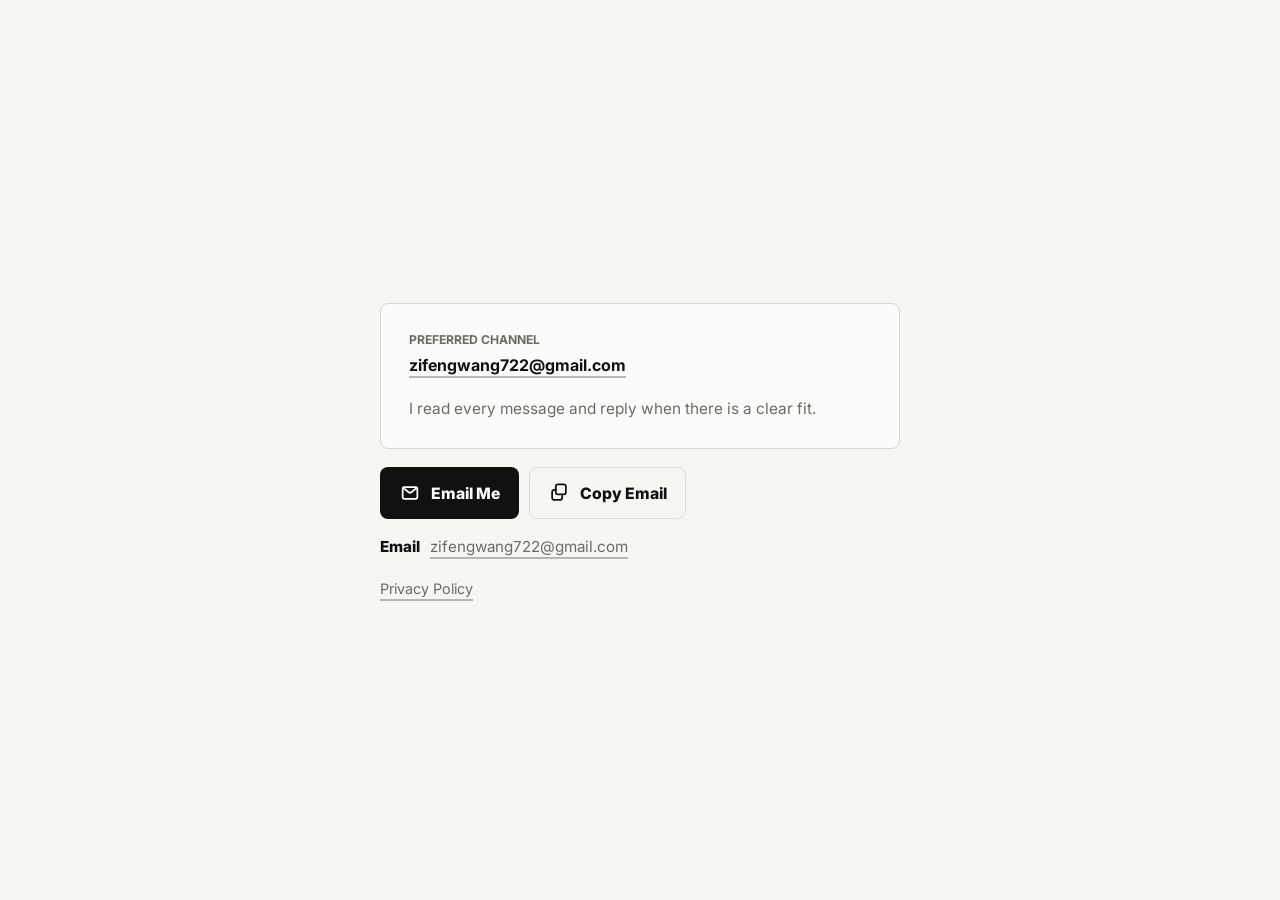
<file: index.html>
<!doctype html>
<html lang="en">
  <head>
    <meta charset="utf-8" />
    <meta name="viewport" content="width=device-width, initial-scale=1" />
    <meta
      name="description"
      content="Contact page for Zifeng Wang. Reach out by email at zifengwang722@gmail.com."
    />
    <meta name="theme-color" content="#f6f6f3" />
    <title>Zifeng Wang | Contact</title>
    <link rel="preconnect" href="https://fonts.googleapis.com" />
    <link rel="preconnect" href="https://fonts.gstatic.com" crossorigin />
    <link
      href="https://fonts.googleapis.com/css2?family=Inter:wght@400;500;600;700;800&display=swap"
      rel="stylesheet"
    />
    <link rel="stylesheet" href="styles.css" />
  </head>
  <body>
    <main class="page-shell" aria-label="Contact">
      <section class="contact-stack">
        <aside class="contact-panel" aria-label="Contact details">
          <div>
            <p class="panel-label">Preferred Channel</p>
            <a class="panel-email" href="mailto:zifengwang722@gmail.com">
              zifengwang722@gmail.com
            </a>
          </div>
          <p class="panel-note">
            I read every message and reply when there is a clear fit.
          </p>
        </aside>

        <div class="actions" aria-label="Contact actions">
          <a class="button button-primary" href="mailto:zifengwang722@gmail.com">
            <span class="button-icon" aria-hidden="true">
              <svg viewBox="0 0 24 24" focusable="false">
                <path
                  d="M5.75 5.5h12.5A1.75 1.75 0 0 1 20 7.25v9.5a1.75 1.75 0 0 1-1.75 1.75H5.75A1.75 1.75 0 0 1 4 16.75v-9.5A1.75 1.75 0 0 1 5.75 5.5Z"
                />
                <path
                  d="m5.25 7 5.33 4.24a2.28 2.28 0 0 0 2.84 0L18.75 7"
                />
              </svg>
            </span>
            Email Me
          </a>
          <button class="button button-secondary" type="button" data-copy-email>
            <span class="button-icon" aria-hidden="true">
              <svg viewBox="0 0 24 24" focusable="false">
                <path
                  d="M8.5 4.75A2.25 2.25 0 0 1 10.75 2.5h6.5a2.25 2.25 0 0 1 2.25 2.25v6.5a2.25 2.25 0 0 1-2.25 2.25h-6.5a2.25 2.25 0 0 1-2.25-2.25v-6.5Z"
                />
                <path
                  d="M15.5 15.25v2A2.25 2.25 0 0 1 13.25 19.5h-6.5a2.25 2.25 0 0 1-2.25-2.25v-6.5A2.25 2.25 0 0 1 6.75 8.5h2"
                />
              </svg>
            </span>
            Copy Email
          </button>
        </div>

        <p class="email-line">
          <span>Email</span>
          <a href="mailto:zifengwang722@gmail.com">zifengwang722@gmail.com</a>
        </p>

        <p class="footer-link">
          <a href="privacy.html">Privacy Policy</a>
        </p>
      </section>
    </main>

    <div class="toast" role="status" aria-live="polite" aria-atomic="true">
      Email copied
    </div>

    <script>
      const email = "zifengwang722@gmail.com";
      const button = document.querySelector("[data-copy-email]");
      const toast = document.querySelector(".toast");

      button.addEventListener("click", async () => {
        try {
          await navigator.clipboard.writeText(email);
          toast.classList.add("is-visible");
          window.setTimeout(() => toast.classList.remove("is-visible"), 1800);
        } catch {
          window.location.href = `mailto:${email}`;
        }
      });
    </script>
  </body>
</html>
</file>
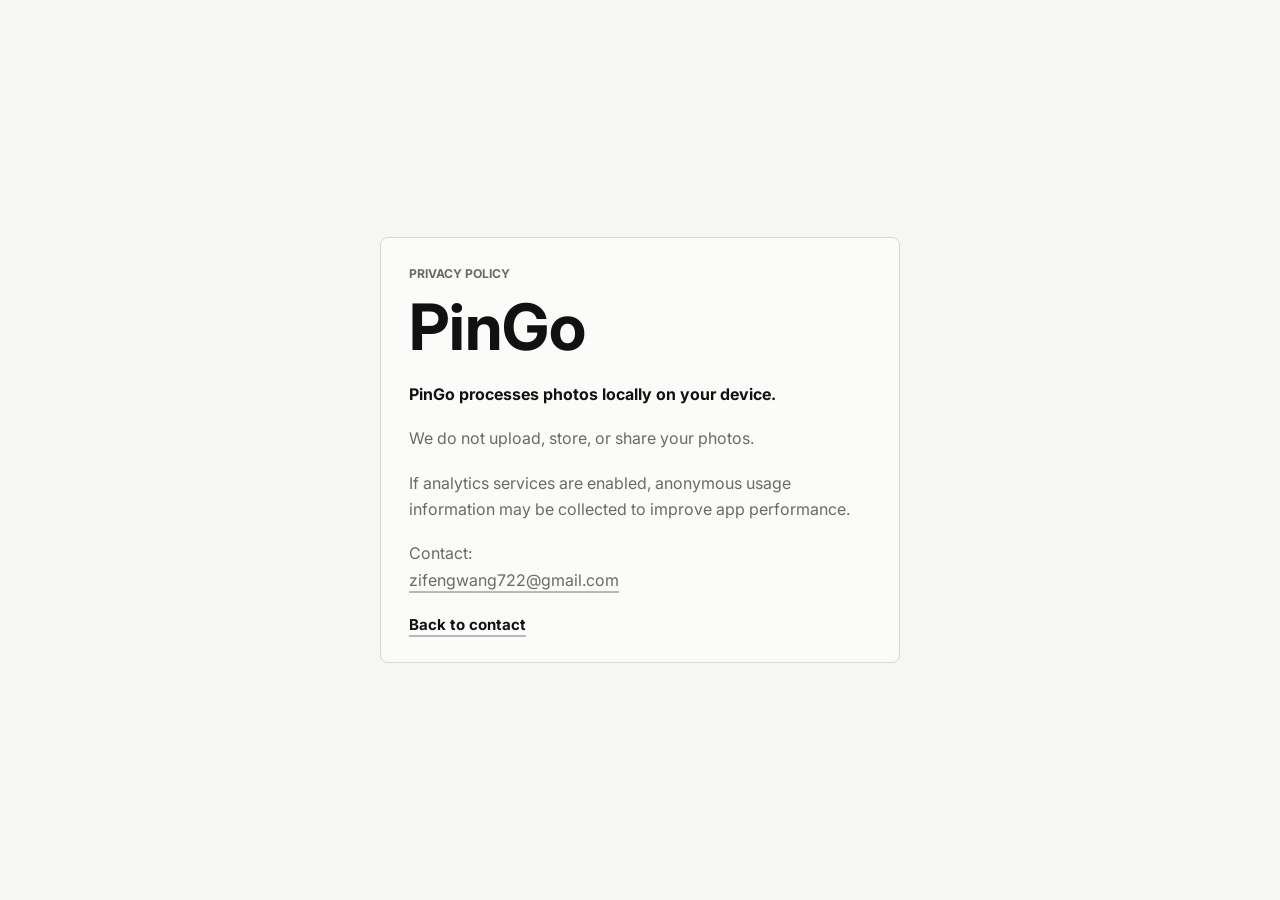
<file: privacy.html>
<!doctype html>
<html lang="en">
  <head>
    <meta charset="utf-8" />
    <meta name="viewport" content="width=device-width, initial-scale=1" />
    <meta
      name="description"
      content="Privacy Policy for PinGo."
    />
    <meta name="theme-color" content="#f6f6f3" />
    <title>PinGo | Privacy Policy</title>
    <link rel="preconnect" href="https://fonts.googleapis.com" />
    <link rel="preconnect" href="https://fonts.gstatic.com" crossorigin />
    <link
      href="https://fonts.googleapis.com/css2?family=Inter:wght@400;500;600;700;800&display=swap"
      rel="stylesheet"
    />
    <link rel="stylesheet" href="styles.css" />
  </head>
  <body>
    <main class="page-shell policy-shell" aria-labelledby="policy-title">
      <article class="contact-panel policy-panel">
        <p class="panel-label">Privacy Policy</p>
        <h1 id="policy-title">PinGo</h1>

        <div class="policy-copy">
          <p>PinGo processes photos locally on your device.</p>

          <p>We do not upload, store, or share your photos.</p>

          <p>
            If analytics services are enabled, anonymous usage information may
            be collected to improve app performance.
          </p>

          <p>
            Contact:<br />
            <a href="mailto:zifengwang722@gmail.com">zifengwang722@gmail.com</a>
          </p>
        </div>

        <a class="text-link" href="index.html">Back to contact</a>
      </article>
    </main>
  </body>
</html>
</file>
<file: styles.css>
:root {
  color-scheme: light;
  --ink: #111111;
  --muted: #6b6b65;
  --paper: #f6f6f3;
  --surface: #ffffff;
  --line: #deded8;
  --accent: #315f55;
}

* {
  box-sizing: border-box;
}

html {
  min-height: 100%;
}

body {
  min-height: 100vh;
  margin: 0;
  font-family: Inter, system-ui, -apple-system, BlinkMacSystemFont, "Segoe UI",
    sans-serif;
  color: var(--ink);
  background: var(--paper);
}

body::before {
  display: none;
}

a {
  color: inherit;
}

.page-shell {
  display: flex;
  align-items: center;
  justify-content: center;
  width: min(520px, calc(100% - 48px));
  min-height: 100vh;
  margin: 0 auto;
  padding: 64px 0;
}

.contact-stack {
  width: 100%;
}

.panel-label {
  margin: 0;
  color: var(--muted);
  font-size: 0.76rem;
  font-weight: 700;
  letter-spacing: 0;
  text-transform: uppercase;
}

.actions {
  display: flex;
  flex-wrap: wrap;
  gap: 10px;
  margin-top: 18px;
}

.button {
  display: inline-flex;
  min-height: 52px;
  align-items: center;
  justify-content: center;
  gap: 10px;
  border: 1px solid transparent;
  border-radius: 8px;
  padding: 0 18px;
  font: inherit;
  font-size: 0.98rem;
  font-weight: 800;
  text-decoration: none;
  cursor: pointer;
  transition:
    transform 180ms ease,
    border-color 180ms ease,
    background-color 180ms ease;
}

.button:hover {
  transform: translateY(-2px);
}

.button:focus-visible {
  outline: 3px solid rgba(15, 118, 110, 0.34);
  outline-offset: 3px;
}

.button-primary {
  color: #ffffff;
  background: var(--ink);
}

.button-primary:hover {
  background: #2a2a28;
}

.button-secondary {
  color: var(--ink);
  background: transparent;
  border-color: var(--line);
}

.button-secondary:hover {
  border-color: #bdbdb5;
  background: rgba(255, 255, 255, 0.48);
}

.button-icon {
  display: inline-grid;
  width: 22px;
  height: 22px;
  place-items: center;
}

.button svg {
  width: 22px;
  height: 22px;
  fill: none;
  stroke: currentColor;
  stroke-linecap: round;
  stroke-linejoin: round;
  stroke-width: 1.9;
}

.email-line {
  display: flex;
  flex-wrap: wrap;
  gap: 10px;
  align-items: baseline;
  margin: 18px 0 0;
  color: var(--muted);
  font-size: 0.95rem;
}

.email-line span {
  color: var(--ink);
  font-weight: 800;
}

.email-line a {
  text-decoration-color: rgba(17, 17, 17, 0.28);
  text-decoration-thickness: 2px;
  text-underline-offset: 5px;
}

.footer-link {
  margin: 24px 0 0;
  color: var(--muted);
  font-size: 0.9rem;
}

.footer-link a,
.text-link,
.policy-copy a {
  text-decoration-color: rgba(17, 17, 17, 0.28);
  text-decoration-thickness: 2px;
  text-underline-offset: 5px;
}

.contact-panel {
  display: grid;
  gap: 22px;
  border: 1px solid #d8d8d1;
  border-radius: 8px;
  padding: 28px;
  background: rgba(255, 255, 255, 0.6);
}

.panel-email {
  display: inline-block;
  max-width: 100%;
  margin-top: 8px;
  color: var(--ink);
  font-size: 1rem;
  font-weight: 700;
  overflow-wrap: anywhere;
  text-decoration-color: rgba(17, 17, 17, 0.28);
  text-decoration-thickness: 2px;
  text-underline-offset: 5px;
}

.panel-note {
  margin: 0;
  color: var(--muted);
  font-size: 0.96rem;
  line-height: 1.55;
}

.policy-shell {
  align-items: center;
}

.policy-panel {
  width: 100%;
}

.policy-panel h1 {
  margin: -8px 0 0;
  font-size: clamp(2.2rem, 8vw, 4rem);
  line-height: 1;
}

.policy-copy {
  display: grid;
  gap: 18px;
}

.policy-copy p {
  margin: 0;
  color: var(--muted);
  font-size: 1rem;
  line-height: 1.65;
}

.policy-copy p:first-child {
  color: var(--ink);
  font-weight: 700;
}

.text-link {
  color: var(--ink);
  font-size: 0.94rem;
  font-weight: 700;
}

.toast {
  position: fixed;
  right: 20px;
  bottom: 20px;
  z-index: 2;
  border-radius: 8px;
  padding: 12px 16px;
  color: #ffffff;
  background: var(--ink);
  font-weight: 700;
  opacity: 0;
  transform: translateY(14px);
  transition:
    opacity 180ms ease,
    transform 180ms ease;
}

.toast.is-visible {
  opacity: 1;
  transform: translateY(0);
}

@media (max-width: 820px) {
  .page-shell {
    width: min(100% - 32px, 520px);
    padding: 44px 0;
  }
}

@media (max-width: 520px) {
  .actions,
  .button {
    width: 100%;
  }

  .button {
    padding: 0 16px;
  }
}

@media (prefers-reduced-motion: reduce) {
  *,
  *::before,
  *::after {
    scroll-behavior: auto !important;
    transition-duration: 0.01ms !important;
    animation-duration: 0.01ms !important;
    animation-iteration-count: 1 !important;
  }
}
</file>
